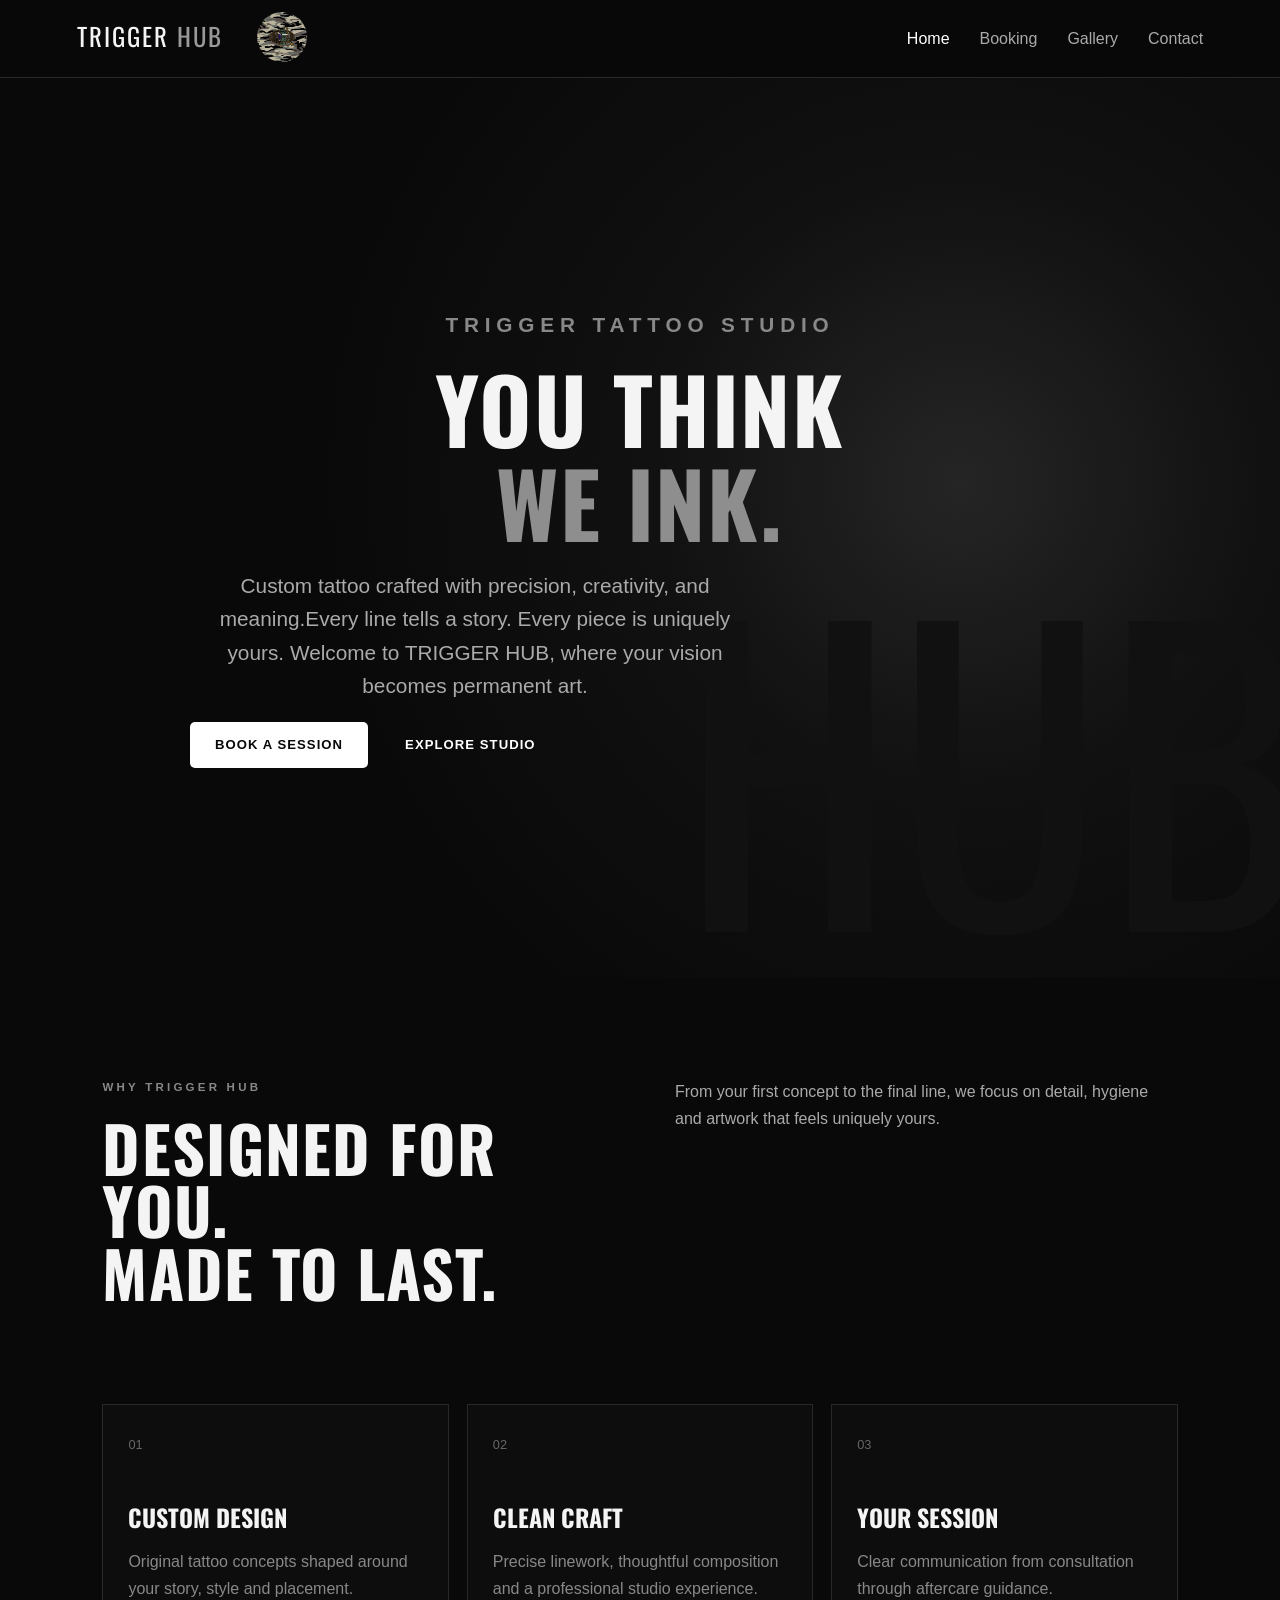
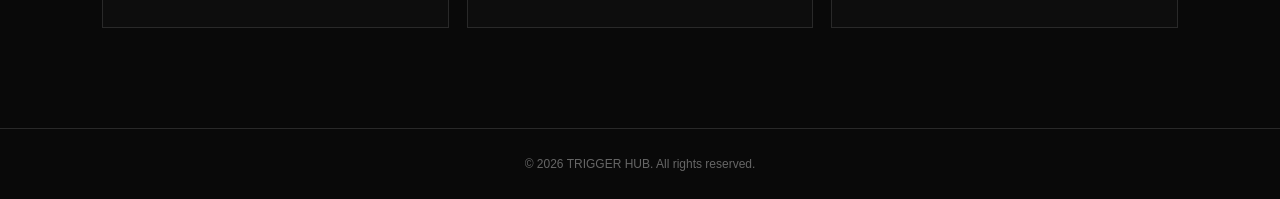
<file: index.html>
<!DOCTYPE html>
<html lang="en">
<head>
  <meta charset="UTF-8">
  <meta name="viewport" content="width=device-width, initial-scale=1.0">
  <meta name="description" content="TRIGGER HUB">
  <title>www.triggerhub.com</title>
  <link rel="stylesheet" href="style.css">
  <link rel="stylesheet" href="https://cdnjs.cloudflare.com/ajax/libs/font-awesome/6.5.2/css/all.min.css">
</head>
<body>
  <header class="site-header">
    <a class="logo" href="index.html">TRIGGER<span> HUB<img src="logo.png" alt="Logo" class="logo"></span></a>
    <nav>
      <a class="active" href="index.html">Home</a>
      <a href="booking.html">Booking</a>
      <a href="gallery.html">Gallery</a>
      <a href="contact.html">Contact</a>
    </nav>
  </header>

  <main>
    <section class="hero">
      <div class="hero-content">
        <p class="eyebrow">TRIGGER TATTOO STUDIO</p>
        <h1>YOU THINK <br><span>WE INK.</span></h1>
        <p class="hero-text">Custom tattoo crafted with precision, creativity, and meaning.Every line tells a story.
          Every piece is uniquely yours. Welcome to TRIGGER HUB, where your vision becomes permanent art.</p>
        <div class="hero-actions">
          <a class="btn" href="booking.html">Book a Session</a>
          <a class="btn btn-outline" href="about.html">Explore Studio</a>
        </div>
      </div>
    </section>

    <section class="section intro">
      <div>
        <p class="eyebrow">WHY TRIGGER HUB</p>
        <h2>Designed for you.<br>Made to last.</h2>
      </div>
      <p>From your first concept to the final line, we focus on detail, hygiene and artwork that feels uniquely yours.</p>
    </section>

    <section class="cards section">
      <article class="card"><span>01</span><h3>Custom Design</h3><p>Original tattoo concepts shaped around your story, style and placement.</p></article>
      <article class="card"><span>02</span><h3>Clean Craft</h3><p>Precise linework, thoughtful composition and a professional studio experience.</p></article>
      <article class="card"><span>03</span><h3>Your Session</h3><p>Clear communication from consultation through aftercare guidance.</p></article>
    </section>
  </main>

  <footer><p>© 2026 TRIGGER HUB. All rights reserved.</p></footer>
  <script src="script.js"></script>
</body>
</html>
</file>
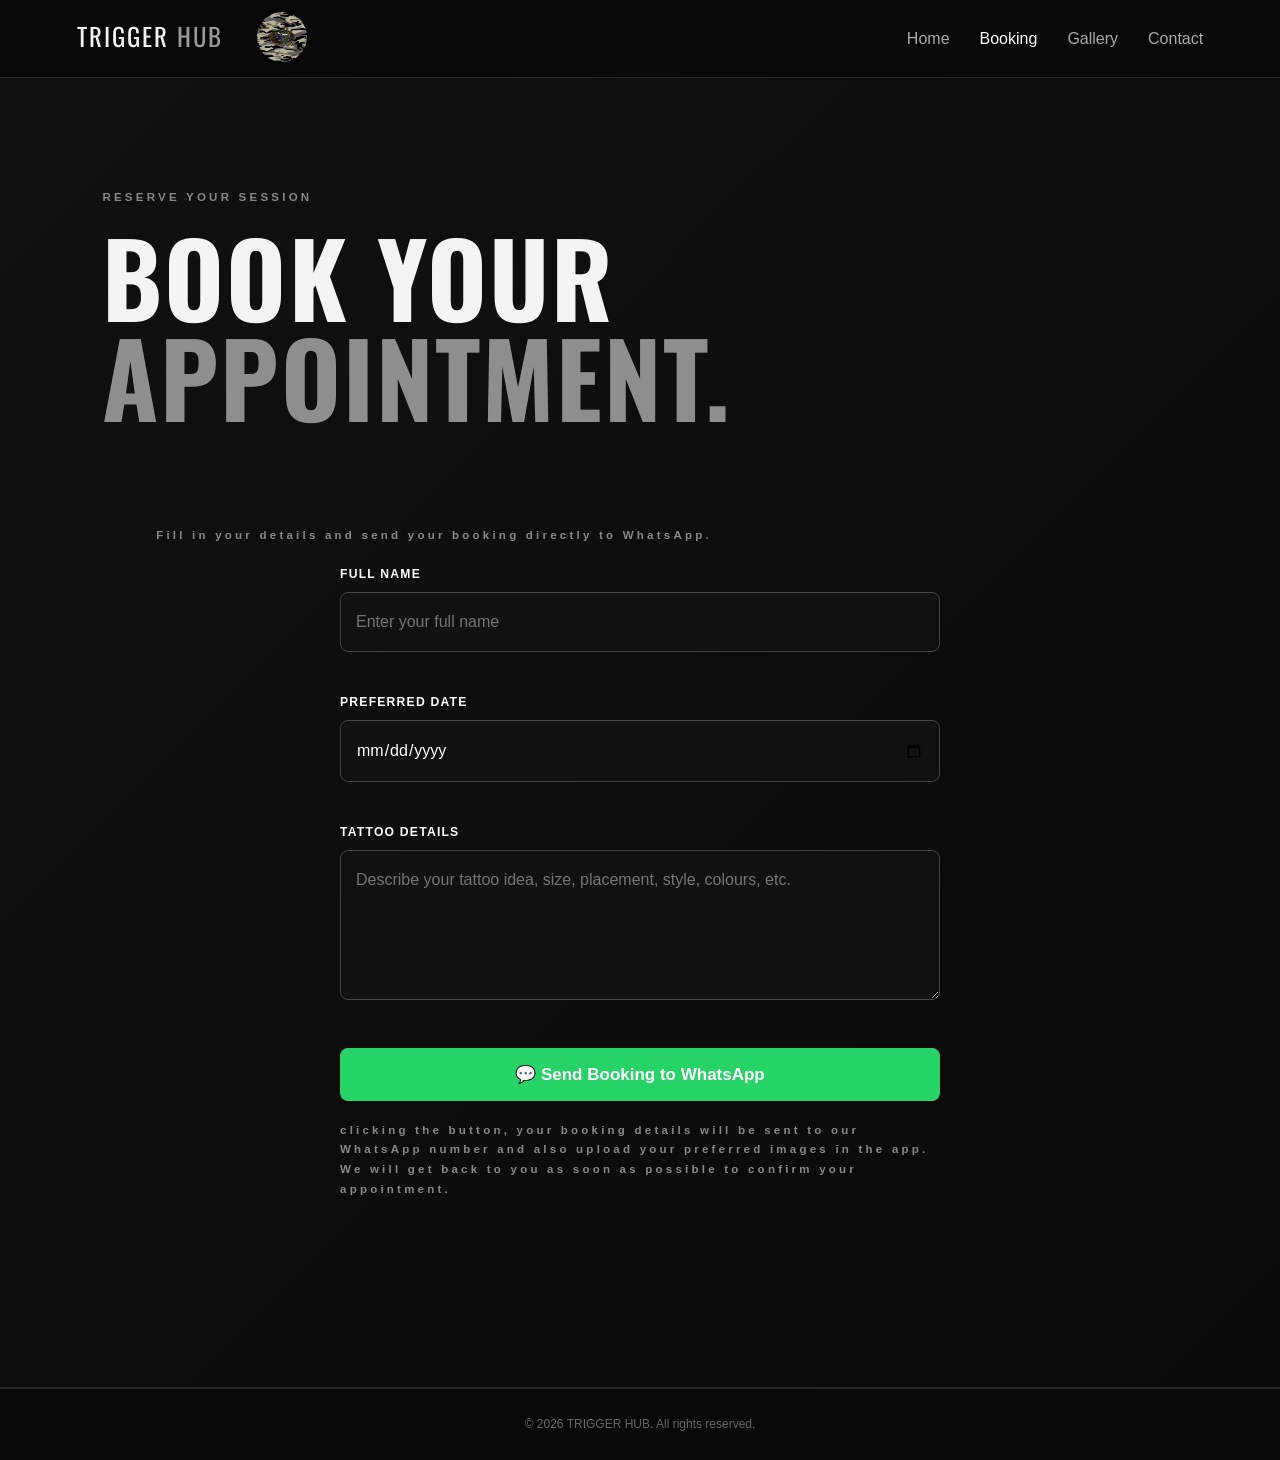
<file: booking.html>
<!DOCTYPE html>
<html lang="en">
<head>
  <meta charset="UTF-8">
  <meta name="viewport" content="width=device-width, initial-scale=1.0">
  <title>Booking | TRIGGER HUB</title>
  <link rel="stylesheet" href="style.css">
  <link rel="stylesheet" href="https://cdnjs.cloudflare.com/ajax/libs/font-awesome/6.5.2/css/all.min.css">
</head>
<body>
  <header class="site-header">
    <a class="logo" href="index.html">TRIGGER <span>HUB<img src="logo.png" alt="Logo" class="logo"></span></a>
    <nav>
      <a href="index.html">Home</a>
      <a class="active" href="booking.html">Booking</a>
      <a href="gallery.html">Gallery</a>
      <a href="contact.html">Contact</a>
    </nav>
  </header>

    <main>
        <section class="page-hero compact">
       <p class="eyebrow">RESERVE YOUR SESSION </p>
        <h1>Book your<br><span>appointment.</span></h1><section>

      <p class="eyebrow">
            Fill in your details and send your booking directly to WhatsApp.
        </p>

        <form id="bookingForm">
            <div class="form-group">
               <label for="name">Full Name</label>
                <input
                    type="text"
                    id="name"
                    placeholder="Enter your full name"
                    required>
            </div>

            <div class="form-group">
                <label for="date">Preferred Date</label>
                <input
                    type="date"
                    id="date"
                    required>
            </div>

            <div class="form-group">
                <label for="details">Tattoo Details</label>

                <textarea
                    id="details"
                    placeholder="Describe your tattoo idea, size, placement, style, colours, etc."
                    required></textarea>
            </div>

            <button type="submit" class="whatsapp-submit">💬 Send Booking to WhatsApp</button>

            <p class="eyebrow"><br> clicking the button, your booking details will be sent to our WhatsApp number and also upload your preferred images in the app. We will get back to you as soon as possible to confirm your appointment.
            </p>

        </form>
            </div>
        </section>
    </main>

  <footer><p>© 2026 TRIGGER HUB. All rights reserved.</p></footer>
  <script src="script.js"></script>
</body>
</html>
</file>
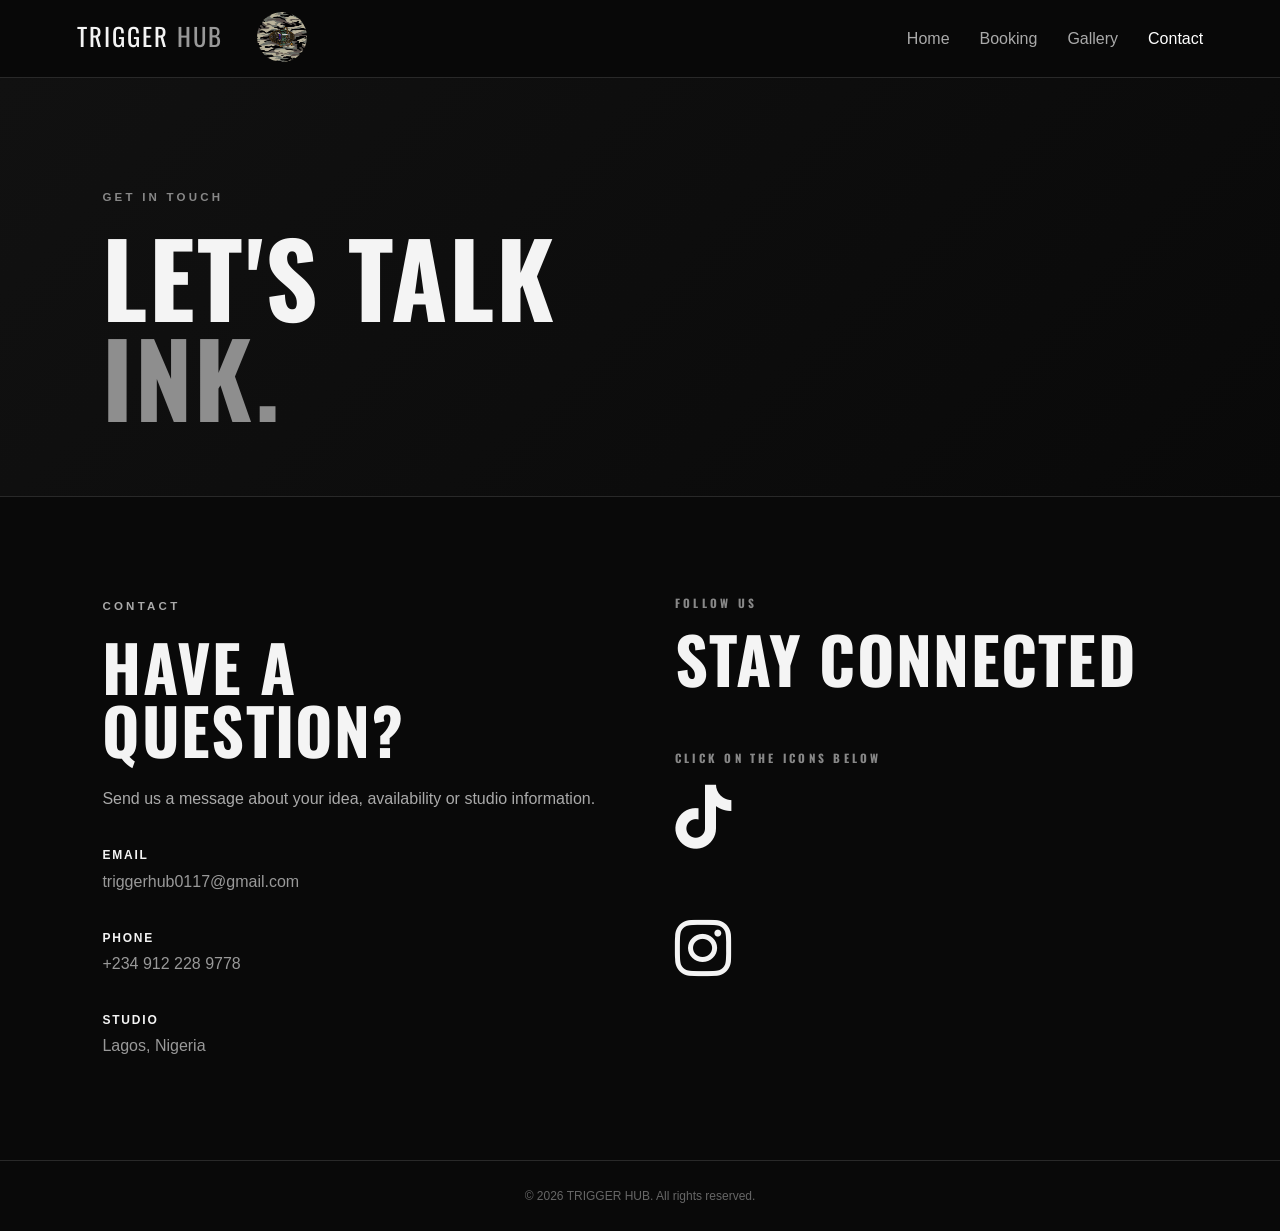
<file: contact.html>
<!DOCTYPE html>
<html lang="en">
<head>
  <meta charset="UTF-8">
  <meta name="viewport" content="width=device-width, initial-scale=1.0">
  <title>Contact | TRIGGER HUB</title>
  <link rel="stylesheet" href="style.css">
  <link rel="stylesheet" href="https://cdnjs.cloudflare.com/ajax/libs/font-awesome/6.5.2/css/all.min.css">
</head>
<body>
  <header class="site-header">
    <a class="logo" href="index.html">TRIGGER <span>HUB<img src="logo.png" alt="Logo" class="logo"></span></a>
    <nav>
      <a href="index.html">Home</a>
      <a href="booking.html">Booking</a>
      <a href="gallery.html">Gallery</a>
      <a class="active" href="contact.html">Contact</a>
    </nav>
  </header>

  <main>
    <section class="page-hero compact"><p class="eyebrow">GET IN TOUCH</p><h1>Let's talk<br><span>ink.</span></h1></section>
    <section class="section two-col contact-layout">
      <div class="contact-info">
        <p class="eyebrow">CONTACT</p>
        <h2>Have a question?</h2>
        <p>Send us a message about your idea, availability or studio information.</p>
        <div class="contact-item"><strong>Email</strong><p>triggerhub0117@gmail.com</p></div>
        <div class="contact-item"><strong>Phone</strong><p>+234 912 228 9778</p></div>
        <div class="contact-item"><strong>Studio</strong><p>Lagos, Nigeria</p></div>
      </div>

        <h2> <p class="eyebrow">FOLLOW US</p>
          Stay connected<br><br>
          <p class="eyebrow">click on the icons below</p>
          
        <div class="social-icon">
          <a href="https://www.tiktok.com/@reall_amin" target="_blank"><i class="fab fa-tiktok"></i></a>
          <p><br><a href="https://www.instagram.com/real_amin01/" target="_blank"><i class="fab fa-instagram"></i></a></p>
        </div>
        </h2>

    </section>
  </main>
  <footer><p>© 2026 TRIGGER HUB. All rights reserved.</p></footer>
</body>
</html>
</file>
<file: style.css>
@import url('https://fonts.googleapis.com/css2?family=Inter:wght@400;500;600;700&family=Oswald:wght@500;600&display=swap');

:root{--bg:#090909;--panel:#121212;--text:#f4f4f4;--muted:#a4a4a4;--line:#292929;--accent:#fff}
*{box-sizing:border-box;margin:0;padding:0}
html{scroll-behavior:smooth}
body{font-family:Inter,Arial,sans-serif;background:var(--bg);color:var(--text);line-height:1.7}
a{color:inherit;text-decoration:none}
.site-header{height:78px;padding:0 6%;display:flex;align-items:center;justify-content:space-between;border-bottom:1px solid var(--line);position:sticky;top:0;background:rgba(9,9,9,.92);backdrop-filter:blur(12px);z-index:10}
.logo{font-family:Oswald,sans-serif;font-size:1.55rem;letter-spacing:.08em}.logo span{font-weight:400;color:#999}
nav{display:flex;gap:30px}nav a{font-size:.88rem;color:#aaa;transition:.2s}nav a:hover,nav a.active{color:#fff}
.hero{min-height:calc(100vh - 78px);display:flex;align-items:center;padding:8%;position:relative;overflow:hidden;background:radial-gradient(circle at 75% 45%,#252525 0,#111 28%,#090909 60%)}
.hero:after{content:"HUB";position:absolute;right:-2%;bottom:-12%;font-family:Oswald,sans-serif;font-size:clamp(12rem,30vw,32rem);color:#111;z-index:0}
.hero-content{max-width:760px;position:relative;z-index:1}.eyebrow{font-size:.72rem;letter-spacing:.28em;color:#888;font-weight:700;margin-bottom:18px}
h1,h2{font-family:Oswald,Impact,sans-serif;text-transform:uppercase;line-height:.98;letter-spacing:.02em}h1{font-size:clamp(4rem,9vw,8rem)}h1 span,h2 span{color:#8e8e8e}h2{font-size:clamp(2.4rem,5vw,4.5rem)}
.hero-text{max-width:570px;color:#aaa;margin:30px 0;font-size:1rem}.hero-actions{display:flex;gap:12px;flex-wrap:wrap}
.btn{display:inline-block;border:1px solid #fff;background:#fff;color:#080808;padding:13px 25px;font-weight:700;font-size:.82rem;text-transform:uppercase;letter-spacing:.08em;cursor:pointer}.btn:hover{background:#ccc;border-color:#ccc}.btn-outline{background:transparent;color:#fff;border-color:#444}.btn-outline:hover{background:#fff;color:#000}
.section{padding:100px 8%}.intro,.two-col{display:grid;grid-template-columns:1fr 1fr;gap:70px;align-items:start}.intro>p,.two-col>div>p,.two-col>p{color:#aaa;max-width:580px}.cards{display:grid;grid-template-columns:repeat(3,1fr);gap:18px;padding-top:0}.card{border:1px solid var(--line);padding:35px;background:#0d0d0d}.card span{color:#666;font-size:.8rem}.card h3{font-family:Oswald,sans-serif;text-transform:uppercase;font-size:1.5rem;margin:40px 0 10px}.card p{color:#888}
.page-hero{padding:110px 8% 80px;border-bottom:1px solid var(--line);background:linear-gradient(135deg,#111,#090909)}.page-hero.compact{padding-bottom:70px}.page-hero h1{font-size:clamp(3.5rem,8vw,7rem)}
.dark-panel{background:#111;border-top:1px solid var(--line);border-bottom:1px solid var(--line)}.dark-panel p{color:#999;max-width:650px;margin-top:25px}
.form-wrap{max-width:1000px;margin:auto}.form{display:flex;flex-direction:column;gap:20px}.form-grid{display:grid;grid-template-columns:1fr 1fr;gap:20px}label{font-size:.76rem;text-transform:uppercase;letter-spacing:.1em;color:#999;font-weight:600;display:flex;flex-direction:column;gap:8px}
input,select,textarea{font:inherit;color:#fff;background:#0e0e0e;border:1px solid #303030;padding:15px;outline:none;text-transform:none;letter-spacing:0}input:focus,select:focus,textarea:focus{border-color:#888}textarea{min-height:160px;resize:vertical}.form-note{color:#666;font-size:.75rem}
.contact-layout{min-height:500px}.contact-info h2{margin-bottom:25px}.contact-info>p{color:#999}.contact-item{margin-top:28px}.contact-item strong{font-size:.75rem;text-transform:uppercase;letter-spacing:.15em}.contact-item p{color:#999}
footer{border-top:1px solid var(--line);padding:25px 8%;color:#666;font-size:.75rem;text-align:center}
@media(max-width:750px){.site-header{height:auto;min-height:70px;padding:18px 5%;align-items:flex-start}.site-header nav{gap:12px;flex-wrap:wrap;justify-content:flex-end}.logo{font-size:1.2rem}nav a{font-size:.72rem}.hero{min-height:80vh;padding:15% 7%}.section{padding:70px 7%}.intro,.two-col,.cards{grid-template-columns:1fr;gap:35px}.cards{padding-top:0}.form-grid{grid-template-columns:1fr}h1{font-size:clamp(3.3rem,16vw,6rem)}.page-hero{padding:80px 7% 60px}}

/* =========================================
   RESPONSIVE CSS FOR ALL DEVICES
   ========================================= */

/* ---------- RESET ---------- */
* {
    margin: 0;
    padding: 0;
    box-sizing: border-box;
}

html {
    scroll-behavior: smooth;
    font-size: 16px;
}

body {
    width: 100%;
    min-height: 100vh;
    font-family: Arial, sans-serif;
    overflow-x: hidden;
}

/* ---------- IMAGES ---------- */
img {
    max-width: 100%;
    height: auto;
    display: block;
}

/* ---------- CONTAINER ---------- */
.container {
    width: 90%;
    max-width: 1200px;
    margin: 0 auto;
}

/* ---------- HEADER ---------- */
header {
    width: 100%;
    min-height: 70px;
    display: flex;
    align-items: center;
    justify-content: space-between;
    padding: 15px 5%;
}

/* ---------- NAVIGATION ---------- */
nav {
    display: flex;
    align-items: center;
    gap: 25px;
}

nav a {
    text-decoration: none;
    font-size: 1rem;
}

/* ---------- BUTTON ---------- */
button,
.btn {
    display: inline-block;
    padding: 12px 25px;
    border: none;
    cursor: pointer;
    text-decoration: none;
    border-radius: 5px;
}

/* ---------- SECTIONS ---------- */
section {
    width: 100%;
    padding: 80px 5%;
}

/* ---------- HERO ---------- */
.hero {
    width: 100%;
    min-height: 100vh;
    display: flex;
    align-items: center;
    justify-content: center;
    text-align: center;
    padding: 40px 5%;
}

.hero-content {
    width: 100%;
    max-width: 900px;
}

.hero h1 {
    font-size: clamp(2.5rem, 7vw, 6rem);
    line-height: 1.05;
}

.hero p {
    font-size: clamp(1rem, 2vw, 1.3rem);
    line-height: 1.6;
    margin: 20px 0;
}

/* ---------- FLEX LAYOUT ---------- */
.flex {
    display: flex;
    gap: 30px;
}

.flex-wrap {
    display: flex;
    flex-wrap: wrap;
    gap: 30px;
}

/* ---------- GRID ---------- */
.grid {
    display: grid;
    grid-template-columns: repeat(3, 1fr);
    gap: 25px;
}

/* ---------- CARDS ---------- */
.card {
    width: 100%;
    padding: 25px;
}

/* ---------- FORMS ---------- */
form {
    width: 100%;
    max-width: 600px;
    margin: auto;
}

input,
select,
textarea {
    width: 100%;
    padding: 14px;
    margin-bottom: 15px;
    font-size: 1rem;
}

textarea {
    min-height: 150px;
    resize: vertical;
}

/* =========================================
   LARGE DESKTOP
   1200px AND ABOVE
   ========================================= */

@media screen and (min-width: 1200px) {

    .container {
        max-width: 1200px;
    }

    section {
        padding: 100px 5%;
    }

    nav {
        gap: 30px;
    }
}


/* =========================================
   LAPTOP / SMALL DESKTOP
   992px - 1199px
   ========================================= */

@media screen and (max-width: 1199px) {

    .grid {
        grid-template-columns: repeat(3, 1fr);
    }

    .hero h1 {
        font-size: clamp(2.5rem, 6vw, 5rem);
    }
}


/* =========================================
   TABLETS
   768px - 991px
   ========================================= */

@media screen and (max-width: 991px) {

    section {
        padding: 70px 5%;
    }

    nav {
        gap: 15px;
    }

    .grid {
        grid-template-columns: repeat(2, 1fr);
    }

    .flex {
        flex-direction: column;
    }

    .hero {
        min-height: 80vh;
    }

    .hero h1 {
        font-size: clamp(2.3rem, 8vw, 4.5rem);
    }
}


/* =========================================
   LARGE PHONES
   576px - 767px
   ========================================= */

@media screen and (max-width: 767px) {

    header {
        padding: 15px 5%;
    }

    nav {
        flex-direction: column;
        gap: 15px;
    }

    section {
        padding: 60px 5%;
    }

    .grid {
        grid-template-columns: 1fr;
    }

    .flex-wrap {
        flex-direction: column;
    }

    .hero {
        min-height: 75vh;
        padding: 30px 5%;
    }

    .hero h1 {
        font-size: clamp(2rem, 12vw, 4rem);
    }

    .hero p {
        font-size: 1rem;
    }

    button,
    .btn {
        width: 100%;
        text-align: center;
    }
}


/* =========================================
   SMALL PHONES
   480px AND BELOW
   ========================================= */

@media screen and (max-width: 480px) {

    html {
        font-size: 14px;
    }

    header {
        min-height: 60px;
    }

    section {
        padding: 50px 20px;
    }

    .container {
        width: 92%;
    }

    .hero {
        min-height: 70vh;
        padding: 20px;
    }

    .hero h1 {
        font-size: 2.3rem;
    }

    .hero p {
        font-size: 0.95rem;
    }

    .card {
        padding: 20px;
    }

    input,
    select,
    textarea {
        padding: 12px;
        font-size: 16px;
    }
}


/* =========================================
   VERY SMALL PHONES
   360px AND BELOW
   ========================================= */

@media screen and (max-width: 360px) {

    html {
        font-size: 13px;
    }

    .hero h1 {
        font-size: 2rem;
    }

    section {
        padding: 40px 15px;
    }

    .container {
        width: 95%;
    }
}






.logo img {
    width: 50px;
    height: 50px;
    margin-left: 180px;
    margin-top: -45px;
    border-radius: 50%; 
}



/* Main booking section */
.booking-section {
    min-height: 100vh;
    padding: 80px 20px;
    background: #111;
    color: white;
}


/* Booking container */
.booking-box {
    max-width: 700px;
    margin: 0 auto;
    padding: 40px;
    background: #1c1c1c;
    border-radius: 15px;
    box-shadow: 0 10px 30px rgba(0, 0, 0, 0.5);
}


/* Booking title */
.booking-box h1 {
    text-align: center;
    font-size: 40px;
    margin-bottom: 10px;
}


/* Small text under title */
.booking-intro {
    text-align: center;
    color: #bbb;
    margin-bottom: 35px;
}


/* Form group */
.form-group {
    margin-bottom: 25px;
}


/* Labels */
.form-group label {
    display: block;
    margin-bottom: 8px;
    font-weight: bold;
    color: white;
}


/* Input and textarea */
.form-group input,
.form-group textarea {
    width: 100%;
    padding: 15px;
    border: 1px solid #444;
    border-radius: 8px;
    background: #111;
    color: white;
    font-size: 16px;
    box-sizing: border-box;
}


/* Input when selected */
.form-group input:focus,
.form-group textarea:focus {
    outline: none;
    border-color: white;
}


/* Textarea */
.form-group textarea {
    resize: vertical;
    min-height: 150px;
}


/* WhatsApp button */
.whatsapp-submit {
    width: 100%;
    padding: 16px;
    border: none;
    border-radius: 8px;
    background: #25D366;
    color: white;
    font-size: 17px;
    font-weight: bold;
    cursor: pointer;
}


/* Button hover effect */
.whatsapp-submit:hover {
    background: #1ebe5d;
    transform: translateY(-2px);
}




/* =========================================
   GALLERY GRID
========================================= */

.gallery-section {
    width: 100%;
    padding: 60px 5%;
}

.gallery-grid {
    max-width: 1200px;
    margin: auto;

    display: grid;

    grid-template-columns: repeat(4, 1fr);

    gap: 15px;
}


/* =========================================
   GALLERY CARD
========================================= */

.gallery-card {
    height: 300px;

    position: relative;

    overflow: hidden;

    background: #111;

    cursor: pointer;
}


/* IMAGE */

.gallery-card img {
    width: 100%;
    height: 100%;

    object-fit: cover;

    display: block;

    transition: transform 0.6s ease;
}


/* HOVER */

.gallery-card:hover img {
    transform: scale(1.1);
}


/* =========================================
   LIGHTBOX
========================================= */

.lightbox {
    position: fixed;

    inset: 0;

    width: 100%;
    height: 100%;

    background: rgba(0, 0, 0, 0.95);

    display: none;

    align-items: center;
    justify-content: center;

    z-index: 9999;

    padding: 40px;
}


/* SHOW LIGHTBOX */

.lightbox.active {
    display: flex;
}


/* EXPANDED IMAGE */

.lightbox img {
    max-width: 90%;
    max-height: 90%;

    object-fit: contain;

    border-radius: 5px;

    box-shadow: 0 0 40px rgba(0, 0, 0, 0.8);

    animation: imageExpand 0.3s ease;
}


/* =========================================
   EXPAND ANIMATION
========================================= */

@keyframes imageExpand {

    from {
        opacity: 0;
        transform: scale(0.7);
    }

    to {
        opacity: 1;
        transform: scale(1);
    }

}


/* =========================================
   CLOSE BUTTON
========================================= */

.lightbox-close {

    position: absolute;

    top: 25px;
    right: 35px;

    width: 50px;
    height: 50px;

    border: none;

    background: rgba(255, 255, 255, 0.1);

    color: white;

    font-size: 35px;

    cursor: pointer;

    border-radius: 50%;

    z-index: 10;

    transition: 0.3s;
}


.lightbox-close:hover {
    background: white;
    color: black;
}


/* =========================================
   PREVIOUS / NEXT
========================================= */

.lightbox-prev,
.lightbox-next {

    position: absolute;

    top: 50%;

    transform: translateY(-50%);

    width: 55px;
    height: 55px;

    border: none;

    border-radius: 50%;

    background: rgba(255, 255, 255, 0.1);

    color: white;

    font-size: 25px;

    cursor: pointer;

    transition: 0.3s;

    z-index: 10;
}


.lightbox-prev {
    left: 30px;
}


.lightbox-next {
    right: 30px;
}


.lightbox-prev:hover,
.lightbox-next:hover {

    background: white;

    color: black;
}


/* =========================================
   TABLET
========================================= */

@media (max-width: 900px) {

    .gallery-grid {
        grid-template-columns: repeat(2, 1fr);
    }

    .gallery-card {
        height: 280px;
    }

}


/* =========================================
   MOBILE
========================================= */

@media (max-width: 600px) {

    .gallery-section {
        padding: 40px 15px;
    }

    .gallery-grid {
        grid-template-columns: repeat(2, 1fr);

        gap: 10px;
    }

    .gallery-card {
        height: 220px;
    }

    .lightbox {
        padding: 20px;
    }

    .lightbox img {
        max-width: 95%;
        max-height: 80%;
    }

    .lightbox-close {
        top: 15px;
        right: 15px;
    }

    .lightbox-prev {
        left: 10px;
    }

    .lightbox-next {
        right: 10px;
    }

}
</file>
